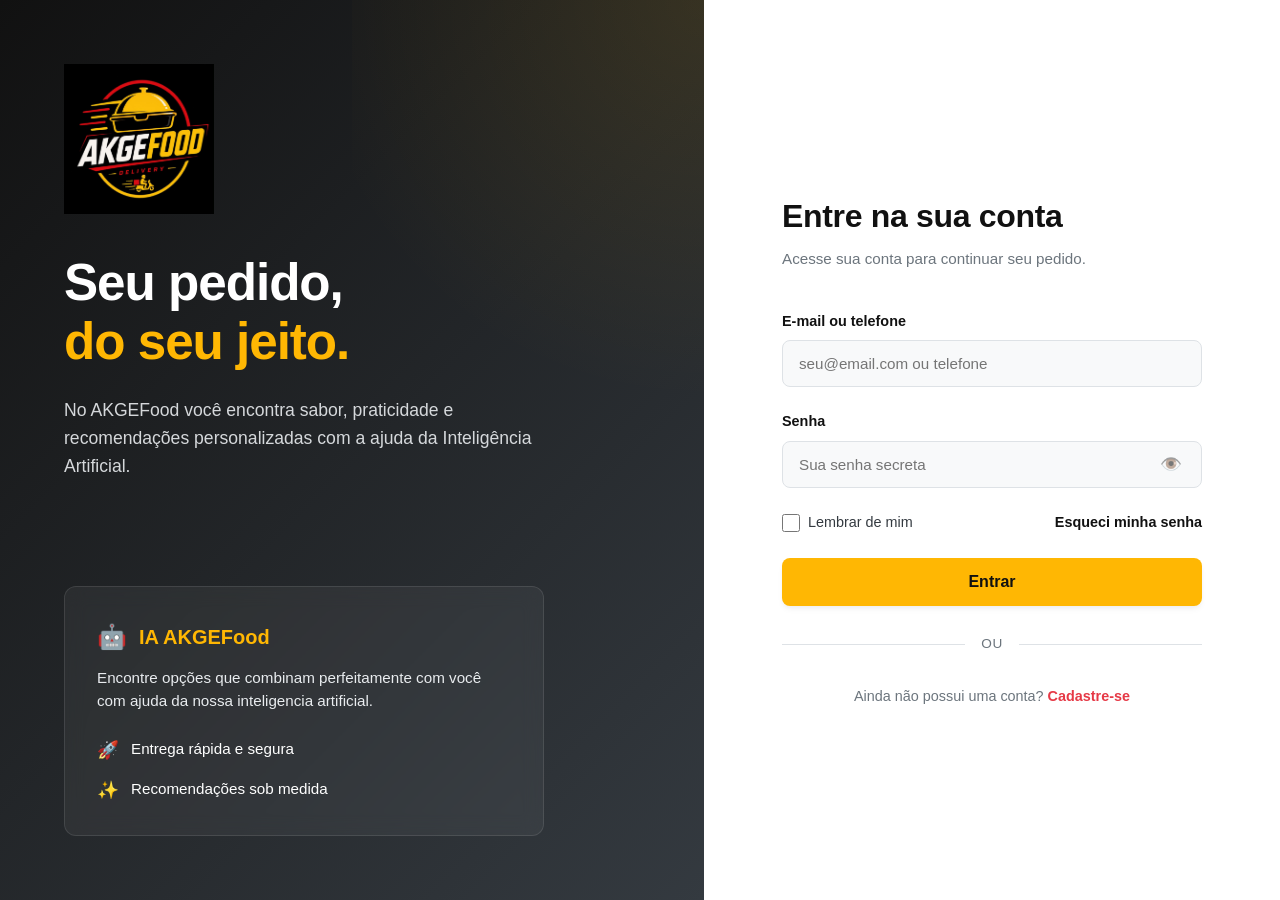
<file: index.html>
<!DOCTYPE html>
<html lang="pt-BR">

<head>
    <meta charset="UTF-8">
    <meta name="viewport" content="width=device-width, initial-scale=1.0">
    <title>AKGEFood - Login</title>
    <link rel="shortcut icon" href="img/logo.jpeg" type="image/x-icon">
    <link rel="stylesheet" href="styles/styles/style.css">
    <script src="js/script.js" defer></script>
</head>

<body>
    <main class="login-container">
        <section class="login-left">
            <div class="brand-container">
                <img src="img/l.jpeg" alt="" class="brand-logo">
                <h1 class="brand-slogan">Seu pedido,<br><span class="highlight">do seu jeito.</span></h1>
                <p class="brand-description">No AKGEFood você encontra sabor, praticidade e recomendações personalizadas
                    com a ajuda da Inteligência Artificial.</p>
            </div>

            <div class="feature-card">
                <div class="feature-header">
                    <span class="feature-icon" aria-hidden="true">🤖</span>
                    <h2>IA AKGEFood</h2>
                </div>
                <p class="feature-text">Encontre opções que combinam perfeitamente com você com ajuda da nossa
                    inteligencia artificial.</p>

                <ul class="benefit-list">
                    <li class="benefit-item">
                        <span class="benefit-icon" aria-hidden="true">🚀</span>
                        <span>Entrega rápida e segura</span>
                    </li>
                    <li class="benefit-item">
                        <span class="benefit-icon" aria-hidden="true">✨</span>
                        <span>Recomendações sob medida</span>
                    </li>
                </ul>
            </div>
        </section>

        <section class="login-right">
            <div class="login-card">
                <div class="login-header">
                    <h2>Entre na sua conta</h2>
                    <p>Acesse sua conta para continuar seu pedido.</p>
                </div>

                <form class="login-form">
                    <div class="form-group">
                        <label for="email-phone">E-mail ou telefone</label>
                        <input type="text" id="email-phone" name="email-phone" placeholder="seu@email.com ou telefone"
                            required>
                    </div>

                    <div class="form-group">
                        <label for="password">Senha</label>
                        <div class="password-wrapper">
                            <input type="password" id="password" name="password" placeholder="Sua senha secreta"
                                required>
                            <button type="button" id="toggle-password" class="toggle-password-btn"
                                aria-label="Mostrar ou ocultar senha">
                                <span class="eye-icon" aria-hidden="true">👁️</span>
                            </button>
                        </div>
                    </div>

                    <div class="form-options">
                        <label class="remember-me">
                            <input type="checkbox" id="remember" name="remember">
                            <span>Lembrar de mim</span>
                        </label>
                        <a href="senha.html" class="forgot-password">Esqueci minha senha</a>
                    </div>

                   <a href="home.html"><button type="submit" class="btn-submit">Entrar</button></a>
                </form>

                <div class="divider">
                    <span>ou</span>
                </div>

                <footer class="login-footer">
                    <p>Ainda não possui uma conta? <a href="cadrasto.html">Cadastre-se</a></p>
                </footer>
            </div>
        </section>
    </main>
</body>

</html>
</file>
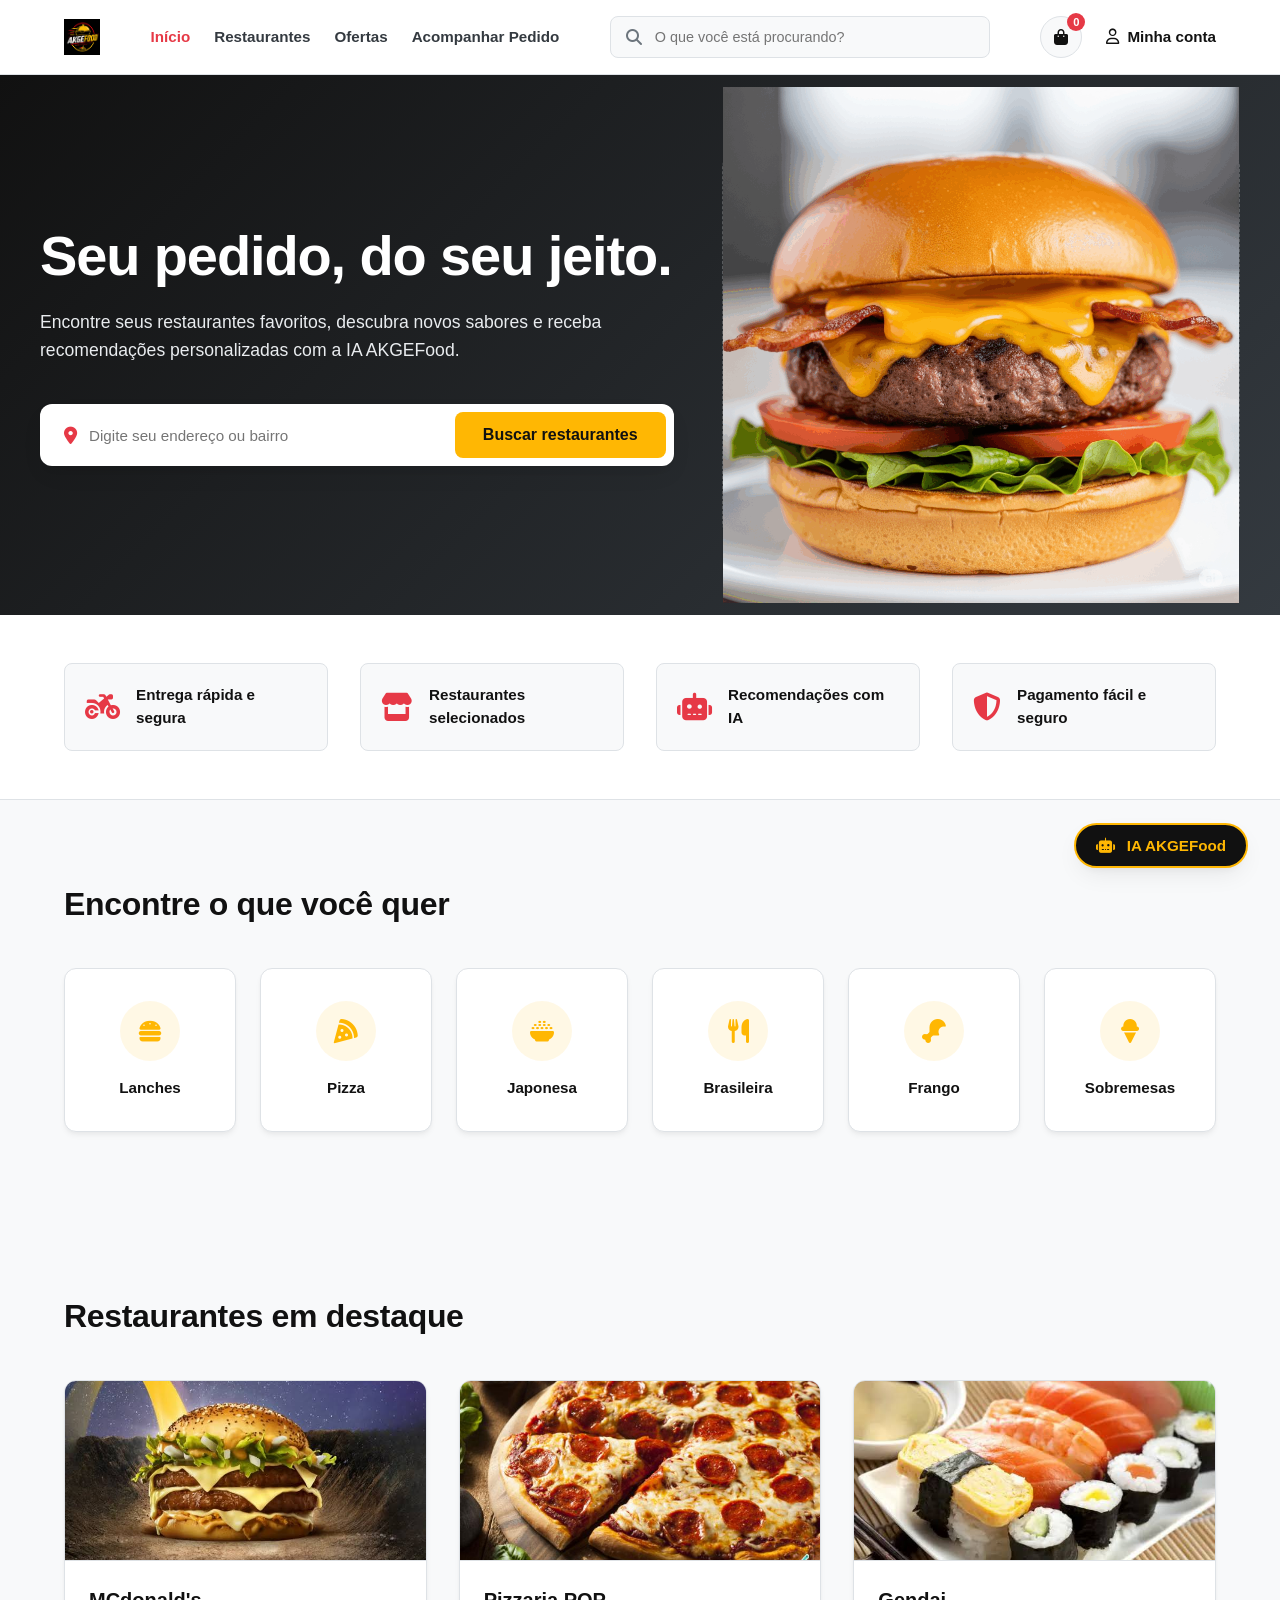
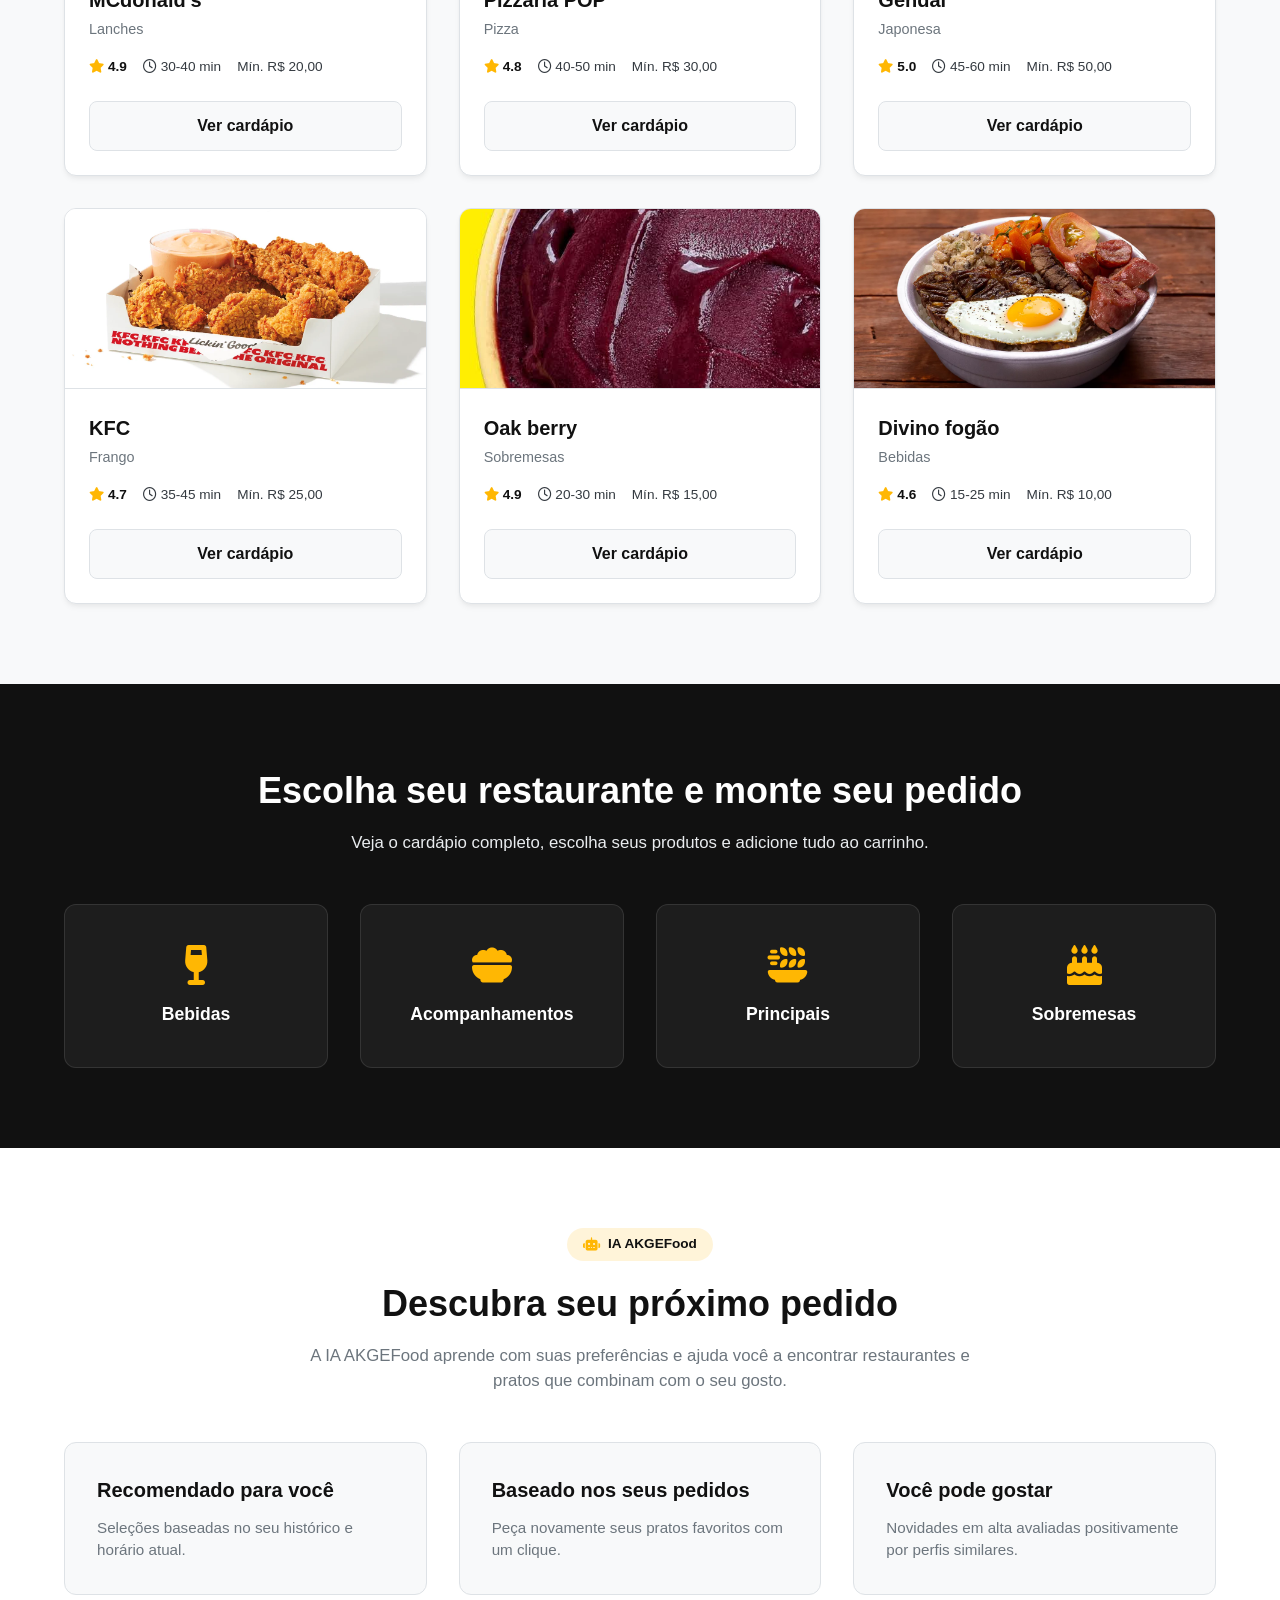
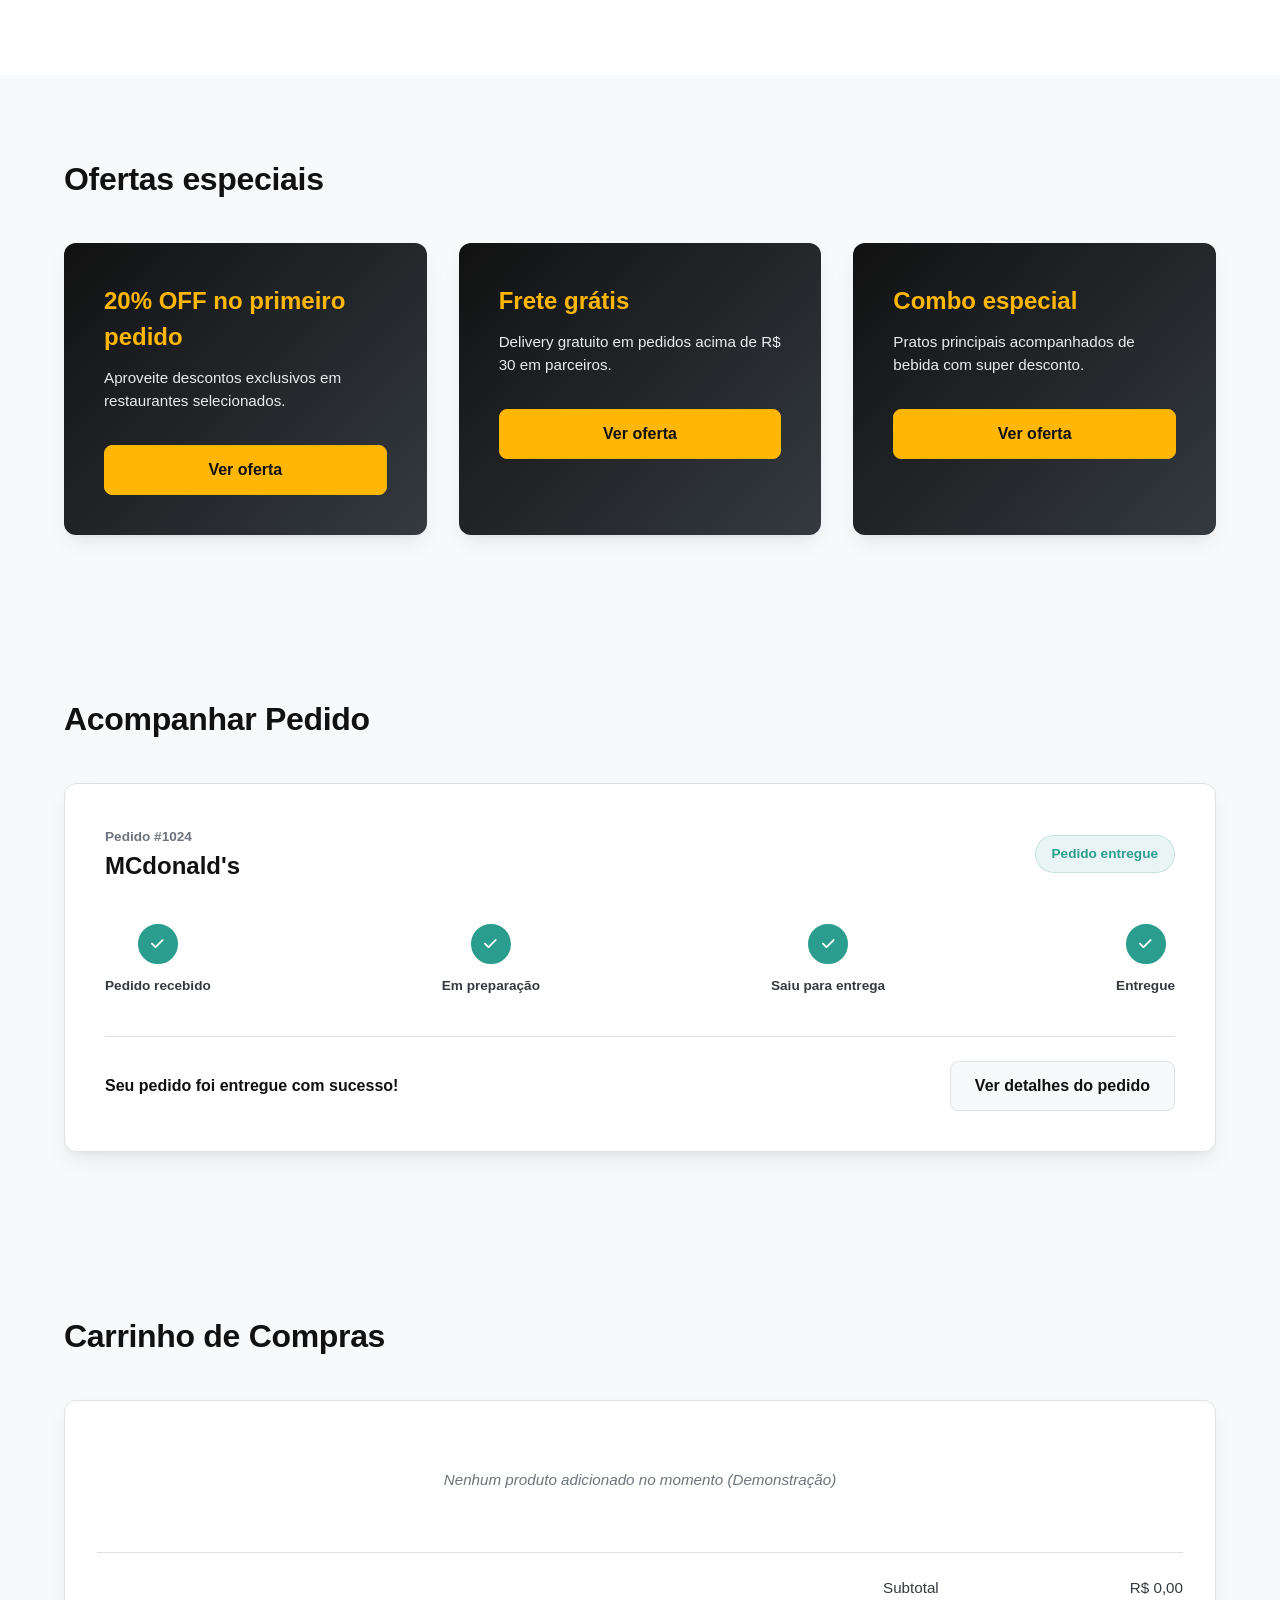
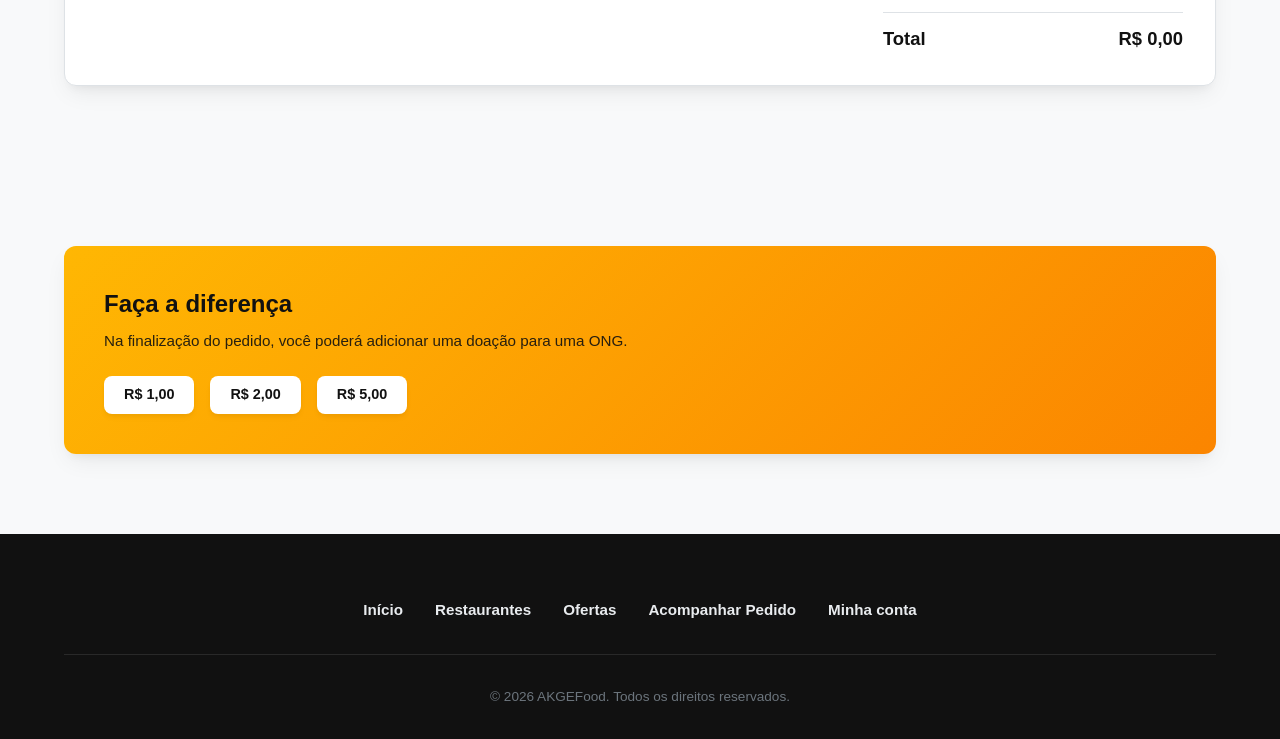
<file: home.html>
<!DOCTYPE html>
<html lang="pt-BR">

<head>
    <meta charset="UTF-8">
    <meta name="viewport" content="width=device-width, initial-scale=1.0">
    <title>AKGEFood - Home</title>
    <link rel="stylesheet" href="https://cdnjs.cloudflare.com/ajax/libs/font-awesome/6.4.0/css/all.min.css">
    <link rel="stylesheet" href="styles/styles/home.css">
    <link rel="shortcut icon" href="img/logo.jpeg" type="image/x-icon">
    <script src="js/home.js" defer></script>
    <script src="js/ia.js"></script>
</head>

<body>
    <header class="header">
        <div class="header-container">
            <a href="" class="logo-link">
                <img src="img/logo.jpeg" alt="Logo AKGEFood" class="brand-logo">
            </a>

            <nav class="nav-menu">
                <ul class="nav-list">
                    <li><a href="" class="nav-link active">Início</a></li>
                    <li><a href="" class="nav-link">Restaurantes</a></li>
                    <li><a href="" class="nav-link">Ofertas</a></li>
                    <li><a href="" class="nav-link">Acompanhar Pedido</a></li>
                </ul>
            </nav>

            <div class="search-box">
                <i class="fa-solid fa-magnifying-glass" aria-hidden="true"></i>
                <input type="text" placeholder="O que você está procurando?" aria-label="Pesquisar">
            </div>

            <div class="header-actions">
                <button type="button" class="cart-btn" aria-label="Carrinho">
                    <i class="fa-solid fa-bag-shopping" aria-hidden="true"></i>
                    <span class="cart-badge">0</span>
                </button>
                <a href="" class="account-link">
                    <i class="fa-regular fa-user" aria-hidden="true"></i>
                    <span>Minha conta</span>
                </a>
            </div>
        </div>
    </header>

    <main class="main-content">
        <section class="hero-section">
            <div class="hero-container">
                <div class="hero-content">
                    <h1 class="hero-title">Seu pedido, do seu jeito.</h1>
                    <p class="hero-text">Encontre seus restaurantes favoritos, descubra novos sabores e receba
                        recomendações personalizadas com a IA AKGEFood.</p>

                    <div class="location-box">
                        <div class="location-input-wrapper">
                            <i class="fa-solid fa-location-dot" aria-hidden="true"></i>
                            <input type="text" placeholder="Digite seu endereço ou bairro"
                                aria-label="Endereço ou bairro">
                        </div>
                        <button type="button" class="btn-submit">Buscar restaurantes</button>
                    </div>
                </div>
                <div class="hero-image-wrapper">
                    <img src="img/Hamburguer-com-Bacon-na-Grelha-1-1024x1024.png" alt="Pratos deliciosos AKGEFood"
                        class="hero-img">
                </div>
            </div>
        </section>

        <section class="benefits-section">
            <div class="container">
                <div class="benefits-grid">
                    <div class="benefit-card">
                        <i class="fa-solid fa-motorcycle" aria-hidden="true"></i>
                        <h3>Entrega rápida e segura</h3>
                    </div>
                    <div class="benefit-card">
                        <i class="fa-solid fa-store" aria-hidden="true"></i>
                        <h3>Restaurantes selecionados</h3>
                    </div>
                    <div class="benefit-card">
                        <i class="fa-solid fa-robot" aria-hidden="true"></i>
                        <h3>Recomendações com IA</h3>
                    </div>
                    <div class="benefit-card">
                        <i class="fa-solid fa-shield-halved" aria-hidden="true"></i>
                        <h3>Pagamento fácil e seguro</h3>
                    </div>
                </div>
            </div>
        </section>

        <section class="categories-section">
            <div class="container">
                <h2 class="section-title">Encontre o que você quer</h2>
                <div class="categories-grid">
                    <a href="" class="category-card">
                        <div class="category-icon"><i class="fa-solid fa-burger" aria-hidden="true"></i></div>
                        <span>Lanches</span>
                    </a>
                    <a href="" class="category-card">
                        <div class="category-icon"><i class="fa-solid fa-pizza-slice" aria-hidden="true"></i></div>
                        <span>Pizza</span>
                    </a>
                    <a href="" class="category-card">
                        <div class="category-icon"><i class="fa-solid fa-bowl-rice" aria-hidden="true"></i></div>
                        <span>Japonesa</span>
                    </a>
                    <a href="" class="category-card">
                        <div class="category-icon"><i class="fa-solid fa-utensils" aria-hidden="true"></i></div>
                        <span>Brasileira</span>
                    </a>
                    <a href="" class="category-card">
                        <div class="category-icon"><i class="fa-solid fa-drumstick-bite" aria-hidden="true"></i></div>
                        <span>Frango</span>
                    </a>
                    <a href="" class="category-card">
                        <div class="category-icon"><i class="fa-solid fa-ice-cream" aria-hidden="true"></i></div>
                        <span>Sobremesas</span>
                    </a>
                </div>
            </div>
        </section>

        <section class="restaurants-section">
            <div class="container">
                <h2 class="section-title">Restaurantes em destaque</h2>
                <div class="restaurants-grid">
                    <article class="restaurant-card">
                        <div class="restaurant-img-wrapper">
                            <img src="img/buig mac 3.jpeg" alt="Burger House" class="restaurant-img">
                        </div>
                        <div class="restaurant-info">
                            <h3>MCdonald's</h3>
                            <p class="restaurant-category">Lanches</p>
                            <div class="restaurant-details">
                                <span class="rating"><i class="fa-solid fa-star" aria-hidden="true"></i> 4.9</span>
                                <span class="delivery-time"><i class="fa-regular fa-clock" aria-hidden="true"></i> 30-40
                                    min</span>
                                <span class="min-order">Mín. R$ 20,00</span>
                            </div>
                            <a href="cardapiomcdonalds.html" class="btn-secondary">Ver cardápio</a>
                        </div>
                    </article>

                    <article class="restaurant-card">
                        <div class="restaurant-img-wrapper">
                            <img src="img/pizza_calabresa_e_mussarela_4389_600.jpg" alt="Pizzaria Top"
                                class="restaurant-img">
                        </div>
                        <div class="restaurant-info">
                            <h3>Pizzaria POP</h3>
                            <p class="restaurant-category">Pizza</p>
                            <div class="restaurant-details">
                                <span class="rating"><i class="fa-solid fa-star" aria-hidden="true"></i> 4.8</span>
                                <span class="delivery-time"><i class="fa-regular fa-clock" aria-hidden="true"></i> 40-50
                                    min</span>
                                <span class="min-order">Mín. R$ 30,00</span>
                            </div>
                            <a href="cardapiodapizza.html" class="btn-secondary">Ver cardápio</a>
                        </div>
                    </article>

                    <article class="restaurant-card">
                        <div class="restaurant-img-wrapper">
                            <img src="img/sushi.jpeg" alt="Sushi Prime" class="restaurant-img">
                        </div>
                        <div class="restaurant-info">
                            <h3>Gendai</h3>
                            <p class="restaurant-category">Japonesa</p>
                            <div class="restaurant-details">
                                <span class="rating"><i class="fa-solid fa-star" aria-hidden="true"></i> 5.0</span>
                                <span class="delivery-time"><i class="fa-regular fa-clock" aria-hidden="true"></i> 45-60
                                    min</span>
                                <span class="min-order">Mín. R$ 50,00</span>
                            </div>
                            <a href="cardapiodogendai.html" class="btn-secondary">Ver cardápio</a>
                        </div>
                    </article>

                    <article class="restaurant-card">
                        <div class="restaurant-img-wrapper">
                            <img src="img/kfc.webp" alt="Frango na Brasa" class="restaurant-img">
                        </div>
                        <div class="restaurant-info">
                            <h3>KFC</h3>
                            <p class="restaurant-category">Frango</p>
                            <div class="restaurant-details">
                                <span class="rating"><i class="fa-solid fa-star" aria-hidden="true"></i> 4.7</span>
                                <span class="delivery-time"><i class="fa-regular fa-clock" aria-hidden="true"></i> 35-45
                                    min</span>
                                <span class="min-order">Mín. R$ 25,00</span>
                            </div>
                            <a href="cardapiodokfc.html" class="btn-secondary">Ver cardápio</a>
                        </div>
                    </article>

                    <article class="restaurant-card">
                        <div class="restaurant-img-wrapper">
                            <img src="img/açai 3.jpeg" alt="Açaí do Vale" class="restaurant-img">
                        </div>
                        <div class="restaurant-info">
                            <h3>Oak berry</h3>
                            <p class="restaurant-category">Sobremesas</p>
                            <div class="restaurant-details">
                                <span class="rating"><i class="fa-solid fa-star" aria-hidden="true"></i> 4.9</span>
                                <span class="delivery-time"><i class="fa-regular fa-clock" aria-hidden="true"></i> 20-30
                                    min</span>
                                <span class="min-order">Mín. R$ 15,00</span>
                            </div>
                            <a href="cardapiooakberry.html" class="btn-secondary">Ver cardápio</a>
                        </div>
                    </article>

                    <article class="restaurant-card">
                        <div class="restaurant-img-wrapper">
                            <img src="img/marmita[.webp" alt="Refresh Drinks" class="restaurant-img">
                        </div>
                        <div class="restaurant-info">
                            <h3>Divino fogão</h3>
                            <p class="restaurant-category">Bebidas</p>
                            <div class="restaurant-details">
                                <span class="rating"><i class="fa-solid fa-star" aria-hidden="true"></i> 4.6</span>
                                <span class="delivery-time"><i class="fa-regular fa-clock" aria-hidden="true"></i> 15-25
                                    min</span>
                                <span class="min-order">Mín. R$ 10,00</span>
                            </div>
                            <a href="cardapiodivinofogao.html" class="btn-secondary">Ver cardápio</a>
                        </div>
                    </article>
                </div>
            </div>
        </section>

        <section class="menu-showcase-section">
            <div class="container">
                <div class="showcase-header">
                    <h2>Escolha seu restaurante e monte seu pedido</h2>
                    <p>Veja o cardápio completo, escolha seus produtos e adicione tudo ao carrinho.</p>
                </div>
                <div class="product-categories-grid">
                    <div class="product-cat-card">
                        <i class="fa-solid fa-wine-glass" aria-hidden="true"></i>
                        <span>Bebidas</span>
                    </div>
                    <div class="product-cat-card">
                        <i class="fa-solid fa-bowl-food" aria-hidden="true"></i>
                        <span>Acompanhamentos</span>
                    </div>
                    <div class="product-cat-card">
                        <i class="fa-solid fa-plate-wheat" aria-hidden="true"></i>
                        <span>Principais</span>
                    </div>
                    <div class="product-cat-card">
                        <i class="fa-solid fa-cake-candles" aria-hidden="true"></i>
                        <span>Sobremesas</span>
                    </div>
                </div>
            </div>
        </section>

        <section class="ai-recommendations-section">
            <div class="container">
                <div class="ai-header">
                    <div class="ai-badge"><i class="fa-solid fa-robot" aria-hidden="true"></i> IA AKGEFood</div>
                    <h2>Descubra seu próximo pedido</h2>
                    <p>A IA AKGEFood aprende com suas preferências e ajuda você a encontrar restaurantes e pratos que
                        combinam com o seu gosto.</p>
                </div>
                <div class="ai-cards-grid">
                    <div class="ai-card">
                        <h3>Recomendado para você</h3>
                        <p>Seleções baseadas no seu histórico e horário atual.</p>
                    </div>
                    <div class="ai-card">
                        <h3>Baseado nos seus pedidos</h3>
                        <p>Peça novamente seus pratos favoritos com um clique.</p>
                    </div>
                    <div class="ai-card">
                        <h3>Você pode gostar</h3>
                        <p>Novidades em alta avaliadas positivamente por perfis similares.</p>
                    </div>
                </div>
            </div>
        </section>

        <section class="offers-section">
            <div class="container">
                <h2 class="section-title">Ofertas especiais</h2>
                <div class="offers-grid">
                    <div class="offer-card">
                        <div class="offer-content">
                            <h3>20% OFF no primeiro pedido</h3>
                            <p>Aproveite descontos exclusivos em restaurantes selecionados.</p>
                            <a href="" class="btn-secondary">Ver oferta</a>
                        </div>
                    </div>
                    <div class="offer-card">
                        <div class="offer-content">
                            <h3>Frete grátis</h3>
                            <p>Delivery gratuito em pedidos acima de R$ 30 em parceiros.</p>
                            <a href="" class="btn-secondary">Ver oferta</a>
                        </div>
                    </div>
                    <div class="offer-card">
                        <div class="offer-content">
                            <h3>Combo especial</h3>
                            <p>Pratos principais acompanhados de bebida com super desconto.</p>
                            <a href="" class="btn-secondary">Ver oferta</a>
                        </div>
                    </div>
                </div>
            </div>
        </section>

        <section class="tracking-simulation-section">
            <div class="container">
                <h2 class="section-title">Acompanhar Pedido</h2>
                <div class="tracking-card">
                    <div class="tracking-header">
                        <div>
                            <span class="order-number">Pedido #1024</span>
                            <h3>MCdonald's</h3>
                        </div>
                        <span class="order-status-badge">Pedido entregue</span>
                    </div>

                    <div class="tracking-timeline">
                        <div class="timeline-step completed">
                            <div class="step-icon"><i class="fa-solid fa-check" aria-hidden="true"></i></div>
                            <span>Pedido recebido</span>
                        </div>
                        <div class="timeline-step completed">
                            <div class="step-icon"><i class="fa-solid fa-check" aria-hidden="true"></i></div>
                            <span>Em preparação</span>
                        </div>
                        <div class="timeline-step completed">
                            <div class="step-icon"><i class="fa-solid fa-check" aria-hidden="true"></i></div>
                            <span>Saiu para entrega</span>
                        </div>
                        <div class="timeline-step completed">
                            <div class="step-icon"><i class="fa-solid fa-check" aria-hidden="true"></i></div>
                            <span>Entregue</span>
                        </div>
                    </div>

                    <div class="tracking-footer">
                        <p>Seu pedido foi entregue com sucesso!</p>
                        <a href="" class="btn-secondary">Ver detalhes do pedido</a>
                    </div>
                </div>
            </div>
        </section>

        <section class="cart-preview-section">
            <div class="container">
                <h2 class="section-title">Carrinho de Compras</h2>
                <div class="cart-container-mock">
                    <div class="cart-items-list">
                        <div class="cart-item-placeholder">
                            <span>Nenhum produto adicionado no momento (Demonstração)</span>
                        </div>
                    </div>
                    <div class="cart-summary">
                        <div class="summary-row">
                            <span>Subtotal</span>
                            <span>R$ 0,00</span>
                        </div>
                        <div class="summary-row total">
                            <span>Total</span>
                            <span>R$ 0,00</span>
                        </div>
                    </div>
                </div>
            </div>
        </section>

        <section class="donation-section">
            <div class="container">
                <div class="donation-card">
                    <div class="donation-content">
                        <h3>Faça a diferença</h3>
                        <p>Na finalização do pedido, você poderá adicionar uma doação para uma ONG.</p>
                        <div class="donation-options-mock">
                            <span class="donation-badge">R$ 1,00</span>
                            <span class="donation-badge">R$ 2,00</span>
                            <span class="donation-badge">R$ 5,00</span>
                        </div>
                    </div>
                </div>
            </div>
        </section>
    </main>

    <footer class="footer">
        <div class="container footer-container">
            <ul class="footer-links">
                <li><a href="">Início</a></li>
                <li><a href="">Restaurantes</a></li>
                <li><a href="">Ofertas</a></li>
                <li><a href="">Acompanhar Pedido</a></li>
                <li><a href="">Minha conta</a></li>
            </ul>
            <div class="footer-copy">
                <p>&copy; 2026 AKGEFood. Todos os direitos reservados.</p>
            </div>
        </div>
    </footer>

    <div class="ai-chat-widget">
        <button type="button" class="ai-chat-toggle-btn" aria-label="Abrir chat da IA AKGEFood">
            <i class="fa-solid fa-robot" aria-hidden="true"></i>
            <span>IA AKGEFood</span>
        </button>

        <div class="ai-chat-window" aria-hidden="true">
            <div class="ai-chat-header">
                <div class="ai-chat-title-group">
                    <i class="fa-solid fa-robot" aria-hidden="true"></i>
                    <div>
                        <h3>IA AKGEFood</h3>
                        <p>Seu assistente de delivery</p>
                    </div>
                </div>
                <div class="ai-chat-header-actions">
                    <button type="button" class="ai-chat-clear-btn" aria-label="Limpar conversa"
                        title="Limpar conversa">
                        <i class="fa-solid fa-trash-can" aria-hidden="true"></i>
                    </button>
                    <button type="button" class="ai-chat-close-btn" aria-label="Fechar chat">
                        <i class="fa-solid fa-xmark" aria-hidden="true"></i>
                    </button>
                </div>
            </div>

            <div class="ai-chat-messages">
                <div class="ai-message bot">
                    <p>Olá! 👋 Sou a IA AKGEFood. Posso ajudar você a encontrar restaurantes, pratos, ofertas ou
                        recomendar algo de acordo com o seu gosto.</p>
                </div>
            </div>

            <div class="ai-chat-input-area">
                <input type="text" class="ai-chat-input" placeholder="Digite sua mensagem..."
                    aria-label="Digite sua mensagem">
                <button type="button" class="ai-chat-send-btn" aria-label="Enviar mensagem">
                    <i class="fa-solid fa-paper-plane" aria-hidden="true"></i>
                </button>
            </div>
        </div>
    </div>
</body>

</html>
</file>
<file: styles/styles/style.css>
@import url(../global.css);

body {
    min-height: 100vh;
    display: flex;
    align-items: center;
    justify-content: center;
    background-color: var(--cor-cinza-claro);
}

.login-container {
    width: 100%;
    min-height: 100vh;
    display: grid;
    grid-template-columns: 1.1fr 0.9fr;
    background-color: var(--cor-branco);
}

.login-left {
    background: linear-gradient(135deg, var(--cor-preto) 0%, var(--cor-cinza-escuro) 100%);
    color: var(--cor-branco);
    padding: 4rem;
    display: flex;
    flex-direction: column;
    justify-content: space-between;
    position: relative;
    overflow: hidden;
}

.login-left::before {
    content: '';
    position: absolute;
    top: -50%;
    right: -50%;
    width: 100%;
    height: 100%;
    background: radial-gradient(circle, rgba(255, 183, 3, 0.1) 0%, transparent 70%);
    pointer-events: none;
}

.brand-container {
    max-width: 480px;
}

.brand-logo {
    height: 48px;
    width: auto;
    margin-bottom: 2.5rem;
}

.brand-logo {
    max-width: 150px; /* Defina o tamanho máximo que preferir */
    height: auto;      /* Mantém a proporção original */
    display: block;
}  

.brand-slogan {
    font-size: 3.2rem;
    font-weight: 800;
    line-height: 1.15;
    margin-bottom: 1.5rem;
    letter-spacing: -0.02em;
}

.brand-slogan .highlight {
    color: var(--cor-amarelo);
    position: relative;
    display: inline-block;
}

.brand-description {
    color: var(--cor-cinza-medio);
    font-size: 1.1rem;
    line-height: 1.6;
    margin-bottom: 3rem;
    opacity: 0.9;
}

.feature-card {
    background-color: rgba(255, 255, 255, 0.05);
    border: 1px solid rgba(255, 255, 255, 0.1);
    border-radius: var(--raio-borda);
    padding: 2rem;
    backdrop-filter: blur(10px);
    max-width: 480px;
}

.feature-header {
    display: flex;
    align-items: center;
    gap: 0.75rem;
    margin-bottom: 0.75rem;
}

.feature-header h2 {
    font-size: 1.25rem;
    font-weight: 700;
    color: var(--cor-amarelo);
}

.feature-icon {
    font-size: 1.5rem;
}

.feature-text {
    color: var(--cor-cinza-medio);
    font-size: 0.95rem;
    margin-bottom: 1.5rem;
}

.benefit-list {
    display: flex;
    flex-direction: column;
    gap: 0.85rem;
}

.benefit-item {
    display: flex;
    align-items: center;
    gap: 0.75rem;
    font-size: 0.95rem;
    color: var(--cor-branco);
    font-weight: 500;
}

.benefit-icon {
    font-size: 1.1rem;
}

.login-right {
    display: flex;
    align-items: center;
    justify-content: center;
    padding: 3rem;
    background-color: var(--cor-branco);
}

.login-card {
    width: 100%;
    max-width: 420px;
}

.login-header {
    margin-bottom: 2.5rem;
}

.login-header h2 {
    font-size: 2rem;
    font-weight: 700;
    color: var(--cor-preto);
    margin-bottom: 0.5rem;
    letter-spacing: -0.01em;
}

.login-header p {
    color: var(--cor-cinza-texto);
    font-size: 0.95rem;
}

.login-form {
    display: flex;
    flex-direction: column;
    gap: 1.5rem;
}

.form-group {
    display: flex;
    flex-direction: column;
    gap: 0.5rem;
}

.form-group label {
    font-size: 0.9rem;
    font-weight: 600;
    color: var(--cor-preto);
}

.form-group input {
    width: 100%;
    padding: 0.875rem 1rem;
    border: 1.5px solid var(--cor-cinza-borda);
    border-radius: var(--raio-borda-sm);
    font-size: 0.95rem;
    background-color: var(--cor-cinza-claro);
    transition: var(--transicao);
}

.form-group input:hover {
    border-color: var(--cor-cinza-texto);
}

.form-group input:focus {
    outline: none;
    border-color: var(--cor-amarelo);
    background-color: var(--cor-branco);
    box-shadow: 0 0 0 4px rgba(255, 183, 3, 0.15);
}

.password-wrapper {
    position: relative;
    display: flex;
    align-items: center;
}

.password-wrapper input {
    padding-right: 3rem;
}

.toggle-password-btn {
    position: absolute;
    right: 1rem;
    background: none;
    border: none;
    cursor: pointer;
    padding: 0.25rem;
    display: flex;
    align-items: center;
    justify-content: center;
    opacity: 0.6;
    transition: var(--transicao-rapida);
}

.toggle-password-btn:hover {
    opacity: 1;
}

.eye-icon {
    font-size: 1.1rem;
}

.form-options {
    display: flex;
    align-items: center;
    justify-content: space-between;
    font-size: 0.9rem;
}

.remember-me {
    display: flex;
    align-items: center;
    gap: 0.5rem;
    cursor: pointer;
    user-select: none;
    color: var(--cor-cinza-escuro);
}

.remember-me input[type="checkbox"] {
    width: 1.125rem;
    height: 1.125rem;
    accent-color: var(--cor-amarelo);
    cursor: pointer;
    border-radius: 4px;
}

.forgot-password {
    color: var(--cor-preto);
    font-weight: 600;
    transition: var(--transicao-rapida);
}

.forgot-password:hover {
    color: var(--cor-vermelho);
    text-decoration: underline;
}

.btn-submit {
    width: 100%;
    padding: 0.95rem;
    background-color: var(--cor-amarelo);
    color: var(--cor-preto);
    font-weight: 700;
    border-radius: var(--raio-borda-sm);
    font-size: 1rem;
    transition: var(--transicao);
    box-shadow: var(--sombra-suave);
}

.btn-submit:hover {
    background-color: var(--cor-amarelo-hover);
    transform: translateY(-1px);
    box-shadow: var(--sombra-card);
}

.btn-submit:active {
    transform: translateY(0);
}

.divider {
    display: flex;
    align-items: center;
    text-align: center;
    margin: 1.75rem 0;
    color: var(--cor-cinza-texto);
    font-size: 0.85rem;
    text-transform: uppercase;
    letter-spacing: 0.05em;
}

.divider::before,
.divider::after {
    content: '';
    flex: 1;
    border-bottom: 1px solid var(--cor-cinza-borda);
}

.divider span {
    padding: 0 1rem;
    background-color: var(--cor-branco);
}

.signup-section {
    width: 100%;
}

.btn-secondary {
    width: 100%;
    padding: 0.95rem;
    background-color: var(--cor-cinza-claro);
    color: var(--cor-preto);
    font-weight: 600;
    border: 1.5px solid var(--cor-cinza-borda);
    border-radius: var(--raio-borda-sm);
    font-size: 1rem;
    transition: var(--transicao);
}

.btn-secondary:hover {
    background-color: var(--cor-cinza-medio);
    border-color: var(--cor-cinza-texto);
}

.login-footer {
    margin-top: 2rem;
    text-align: center;
    font-size: 0.9rem;
    color: var(--cor-cinza-texto);
}

.login-footer a {
    color: var(--cor-vermelho);
    font-weight: 600;
    transition: var(--transicao-rapida);
}

.login-footer a:hover {
    text-decoration: underline;
}

@media (max-width: 968px) {
    .login-container {
        grid-template-columns: 1fr;
    }

    .login-left {
        display: none;
    }

    .login-right {
        padding: 2rem 1.5rem;
    }
}
</file>
<file: styles/styles/home.css>
@import url(../global.css);

body {
    background-color: var(--cor-cinza-claro);
    color: var(--cor-preto);
}

.container {
    max-width: 1200px;
    margin: 0 auto;
    padding: 0 1.5rem;
}

.header {
    background-color: var(--cor-branco);
    border-bottom: 1px solid var(--cor-cinza-borda);
    position: sticky;
    top: 0;
    z-index: 1000;
}

.header-container {
    max-width: 1200px;
    margin: 0 auto;
    padding: 1rem 1.5rem;
    display: flex;
    align-items: center;
    justify-content: space-between;
    gap: 2rem;
}

.brand-logo {
    height: 36px;
    width: auto;
}

.nav-list {
    display: flex;
    gap: 1.5rem;
}

.nav-link {
    font-weight: 600;
    font-size: 0.95rem;
    color: var(--cor-cinza-escuro);
    transition: var(--transicao);
}

.nav-link:hover,
.nav-link.active {
    color: var(--cor-vermelho);
}

.search-box {
    flex: 1;
    max-width: 380px;
    position: relative;
    display: flex;
    align-items: center;
}

.search-box i {
    position: absolute;
    left: 1rem;
    color: var(--cor-cinza-texto);
}

.search-box input {
    width: 100%;
    padding: 0.75rem 1rem 0.75rem 2.75rem;
    background-color: var(--cor-cinza-claro);
    border: 1px solid var(--cor-cinza-borda);
    border-radius: var(--raio-borda-sm);
    font-size: 0.9rem;
    transition: var(--transicao);
}

.search-box input:focus {
    outline: none;
    border-color: var(--cor-amarelo);
    background-color: var(--cor-branco);
    box-shadow: 0 0 0 3px rgba(255, 183, 3, 0.15);
}

.header-actions {
    display: flex;
    align-items: center;
    gap: 1.5rem;
}

.cart-btn {
    position: relative;
    background-color: var(--cor-cinza-claro);
    border: 1px solid var(--cor-cinza-borda);
    width: 42px;
    height: 42px;
    border-radius: 50%;
    display: flex;
    align-items: center;
    justify-content: center;
    color: var(--cor-preto);
    transition: var(--transicao);
}

.cart-btn:hover {
    background-color: var(--cor-amarelo);
    border-color: var(--cor-amarelo);
}

.cart-badge {
    position: absolute;
    top: -4px;
    right: -4px;
    background-color: var(--cor-vermelho);
    color: var(--cor-branco);
    font-size: 0.7rem;
    font-weight: 700;
    width: 18px;
    height: 18px;
    border-radius: 50%;
    display: flex;
    align-items: center;
    justify-content: center;
}

.account-link {
    display: flex;
    align-items: center;
    gap: 0.5rem;
    font-weight: 600;
    font-size: 0.95rem;
    color: var(--cor-preto);
    transition: var(--transicao);
}

.account-link:hover {
    color: var(--cor-vermelho);
}

.hero-section {
    background: linear-gradient(135deg, var(--cor-preto) 0%, var(--cor-cinza-escuro) 100%);
    color: var(--cor-branco);
    padding: 5rem 1.5rem;
}

.hero-container {
    max-width: 1200px;
    margin: 0 auto;
    display: grid;
    grid-template-columns: 1.1fr 0.9fr;
    gap: 3rem;
    align-items: center;
}

.hero-title {
    font-size: 3.5rem;
    font-weight: 800;
    line-height: 1.15;
    margin-bottom: 1.25rem;
    letter-spacing: -0.02em;
}

.hero-text {
    font-size: 1.1rem;
    color: var(--cor-cinza-medio);
    margin-bottom: 2.5rem;
    line-height: 1.6;
}

.location-box {
    background-color: var(--cor-branco);
    padding: 0.5rem;
    border-radius: var(--raio-borda);
    display: flex;
    gap: 0.5rem;
    box-shadow: var(--sombra-card);
}

.location-input-wrapper {
    flex: 1;
    display: flex;
    align-items: center;
    padding-left: 1rem;
    gap: 0.75rem;
}

.location-input-wrapper i {
    color: var(--cor-vermelho);
    font-size: 1.1rem;
}

.location-input-wrapper input {
    width: 100%;
    border: none;
    font-size: 0.95rem;
    outline: none;
    background: transparent;
}

.btn-submit {
    background-color: var(--cor-amarelo);
    color: var(--cor-preto);
    font-weight: 700;
    padding: 0.875rem 1.75rem;
    border-radius: var(--raio-borda-sm);
    transition: var(--transicao);
    border: none;
    cursor: pointer;
}

.btn-submit:hover {
    background-color: var(--cor-amarelo-hover);
}

.hero-image-wrapper {
    width: 100%;
    height: 380px;
    background-color: rgba(255, 255, 255, 0.05);
    border: 1px dashed rgba(255, 255, 255, 0.2);
    border-radius: var(--raio-borda);
    display: flex;
    align-items: center;
    justify-content: center;
}

.benefits-section {
    padding: 3rem 1.5rem;
    background-color: var(--cor-branco);
    border-bottom: 1px solid var(--cor-cinza-borda);
}

.benefits-grid {
    display: grid;
    grid-template-columns: repeat(4, 1fr);
    gap: 2rem;
}

.benefit-card {
    display: flex;
    align-items: center;
    gap: 1rem;
    padding: 1.25rem;
    background-color: var(--cor-cinza-claro);
    border-radius: var(--raio-borda-sm);
    border: 1px solid var(--cor-cinza-borda);
}

.benefit-card i {
    font-size: 1.75rem;
    color: var(--cor-vermelho);
}

.benefit-card h3 {
    font-size: 0.95rem;
    font-weight: 700;
    color: var(--cor-preto);
}

.categories-section,
.restaurants-section,
.menu-showcase-section,
.ai-recommendations-section,
.offers-section,
.tracking-simulation-section,
.cart-preview-section,
.donation-section {
    padding: 5rem 1.5rem;
}

.section-title {
    font-size: 2rem;
    font-weight: 800;
    color: var(--cor-preto);
    margin-bottom: 2.5rem;
    letter-spacing: -0.01em;
}

.categories-grid {
    display: grid;
    grid-template-columns: repeat(6, 1fr);
    gap: 1.5rem;
}

.category-card {
    background-color: var(--cor-branco);
    padding: 2rem 1rem;
    border-radius: var(--raio-borda);
    text-align: center;
    border: 1px solid var(--cor-cinza-borda);
    transition: var(--transicao);
    box-shadow: var(--sombra-suave);
    display: flex;
    flex-direction: column;
    align-items: center;
    gap: 1rem;
}

.category-card:hover {
    border-color: var(--cor-amarelo);
    transform: translateY(-4px);
    box-shadow: var(--sombra-card);
}

.category-icon {
    width: 60px;
    height: 60px;
    background-color: rgba(255, 183, 3, 0.1);
    border-radius: 50%;
    display: flex;
    align-items: center;
    justify-content: center;
    color: var(--cor-amarelo);
    font-size: 1.5rem;
    transition: var(--transicao);
}

.category-card:hover .category-icon {
    background-color: var(--cor-amarelo);
    color: var(--cor-preto);
}

.category-card span {
    font-weight: 700;
    color: var(--cor-preto);
    font-size: 0.95rem;
}

.restaurants-grid {
    display: grid;
    grid-template-columns: repeat(3, 1fr);
    gap: 2rem;
}

.restaurant-card {
    background-color: var(--cor-branco);
    border-radius: var(--raio-borda);
    border: 1px solid var(--cor-cinza-borda);
    overflow: hidden;
    transition: var(--transicao);
    box-shadow: var(--sombra-suave);
    display: flex;
    flex-direction: column;
}

.restaurant-card:hover {
    transform: translateY(-4px);
    box-shadow: var(--sombra-card);
}

.restaurant-img-wrapper {
    height: 180px;
    background-color: var(--cor-cinza-claro);
    border-bottom: 1px solid var(--cor-cinza-borda);
    overflow: hidden;
    position: relative;
}

.restaurant-img {
    width: 100%;
    height: 100%;
    object-fit: cover;
    display: block;
}

.restaurant-info {
    padding: 1.5rem;
    display: flex;
    flex-direction: column;
    flex: 1;
}

.restaurant-info h3 {
    font-size: 1.25rem;
    font-weight: 700;
    color: var(--cor-preto);
    margin-bottom: 0.25rem;
}

.restaurant-category {
    color: var(--cor-cinza-texto);
    font-size: 0.9rem;
    margin-bottom: 1rem;
}

.restaurant-details {
    display: flex;
    align-items: center;
    gap: 1rem;
    font-size: 0.85rem;
    color: var(--cor-cinza-escuro);
    margin-bottom: 1.5rem;
}

.restaurant-details .rating {
    display: flex;
    align-items: center;
    gap: 0.25rem;
    color: var(--cor-preto);
    font-weight: 700;
}

.restaurant-details .rating i {
    color: var(--cor-amarelo);
}

.btn-secondary {
    display: block;
    width: 100%;
    text-align: center;
    padding: 0.75rem;
    background-color: var(--cor-cinza-claro);
    color: var(--cor-preto);
    font-weight: 600;
    border: 1px solid var(--cor-cinza-borda);
    border-radius: var(--raio-borda-sm);
    transition: var(--transicao);
    margin-top: auto;
    cursor: pointer;
}

.btn-secondary:hover {
    background-color: var(--cor-preto);
    color: var(--cor-branco);
    border-color: var(--cor-preto);
}

.menu-showcase-section {
    background-color: var(--cor-preto);
    color: var(--cor-branco);
    text-align: center;
}

.showcase-header h2 {
    font-size: 2.25rem;
    font-weight: 800;
    margin-bottom: 0.75rem;
    color: var(--cor-branco);
}

.showcase-header p {
    color: var(--cor-cinza-medio);
    font-size: 1.05rem;
    margin-bottom: 3rem;
}

.product-categories-grid {
    display: grid;
    grid-template-columns: repeat(4, 1fr);
    gap: 2rem;
}

.product-cat-card {
    background-color: rgba(255, 255, 255, 0.05);
    border: 1px solid rgba(255, 255, 255, 0.1);
    padding: 2.5rem 1.5rem;
    border-radius: var(--raio-borda);
    display: flex;
    flex-direction: column;
    align-items: center;
    gap: 1rem;
    transition: var(--transicao);
}

.product-cat-card:hover {
    border-color: var(--cor-amarelo);
    background-color: rgba(255, 183, 3, 0.05);
}

.product-cat-card i {
    font-size: 2.5rem;
    color: var(--cor-amarelo);
}

.product-cat-card span {
    font-size: 1.1rem;
    font-weight: 700;
}

.ai-recommendations-section {
    background-color: var(--cor-branco);
}

.ai-header {
    text-align: center;
    max-width: 700px;
    margin: 0 auto 3rem auto;
}

.ai-badge {
    display: inline-flex;
    align-items: center;
    gap: 0.5rem;
    background-color: rgba(255, 183, 3, 0.15);
    color: var(--cor-preto);
    font-weight: 700;
    font-size: 0.85rem;
    padding: 0.4rem 1rem;
    border-radius: 50px;
    margin-bottom: 1rem;
}

.ai-badge i {
    color: var(--cor-amarelo);
}

.ai-header h2 {
    font-size: 2.25rem;
    font-weight: 800;
    margin-bottom: 0.75rem;
}

.ai-header p {
    color: var(--cor-cinza-texto);
    font-size: 1.05rem;
}

.ai-cards-grid {
    display: grid;
    grid-template-columns: repeat(3, 1fr);
    gap: 2rem;
}

.ai-card {
    background-color: var(--cor-cinza-claro);
    border: 1px solid var(--cor-cinza-borda);
    padding: 2rem;
    border-radius: var(--raio-borda);
    transition: var(--transicao);
}

.ai-card:hover {
    border-color: var(--cor-amarelo);
    box-shadow: var(--sombra-card);
}

.ai-card h3 {
    font-size: 1.25rem;
    font-weight: 700;
    color: var(--cor-preto);
    margin-bottom: 0.75rem;
}

.ai-card p {
    color: var(--cor-cinza-texto);
    font-size: 0.95rem;
    line-height: 1.5;
}

.offers-grid {
    display: grid;
    grid-template-columns: repeat(3, 1fr);
    gap: 2rem;
}

.offer-card {
    background: linear-gradient(135deg, var(--cor-preto) 0%, var(--cor-cinza-escuro) 100%);
    border-radius: var(--raio-borda);
    padding: 2.5rem;
    color: var(--cor-branco);
    position: relative;
    overflow: hidden;
    box-shadow: var(--sombra-card);
}

.offer-content h3 {
    font-size: 1.5rem;
    font-weight: 800;
    color: var(--cor-amarelo);
    margin-bottom: 0.75rem;
}

.offer-content p {
    color: var(--cor-cinza-medio);
    font-size: 0.95rem;
    margin-bottom: 2rem;
    line-height: 1.5;
}

.offer-content .btn-secondary {
    background-color: var(--cor-amarelo);
    color: var(--cor-preto);
    border-color: var(--cor-amarelo);
    font-weight: 700;
}

.offer-content .btn-secondary:hover {
    background-color: var(--cor-amarelo-hover);
    border-color: var(--cor-amarelo-hover);
}

.tracking-card {
    background-color: var(--cor-branco);
    border: 1px solid var(--cor-cinza-borda);
    border-radius: var(--raio-borda);
    padding: 2.5rem;
    box-shadow: var(--sombra-card);
}

.tracking-header {
    display: flex;
    justify-content: space-between;
    align-items: center;
    margin-bottom: 2.5rem;
}

.order-number {
    font-size: 0.85rem;
    color: var(--cor-cinza-texto);
    font-weight: 600;
}

.tracking-header h3 {
    font-size: 1.5rem;
    font-weight: 800;
    color: var(--cor-preto);
}

.order-status-badge {
    background-color: rgba(42, 157, 143, 0.1);
    color: var(--cor-sucesso);
    font-weight: 700;
    font-size: 0.85rem;
    padding: 0.5rem 1rem;
    border-radius: 50px;
    border: 1px solid rgba(42, 157, 143, 0.2);
}

.tracking-timeline {
    display: flex;
    justify-content: space-between;
    position: relative;
    margin-bottom: 2.5rem;
}

.timeline-step {
    display: flex;
    flex-direction: column;
    align-items: center;
    gap: 0.75rem;
    position: relative;
    z-index: 2;
}

.step-icon {
    width: 40px;
    height: 40px;
    background-color: var(--cor-cinza-claro);
    border: 2px solid var(--cor-cinza-borda);
    border-radius: 50%;
    display: flex;
    align-items: center;
    justify-content: center;
    color: var(--cor-cinza-texto);
    font-size: 0.9rem;
}

.timeline-step.completed .step-icon {
    background-color: var(--cor-sucesso);
    border-color: var(--cor-sucesso);
    color: var(--cor-branco);
}

.timeline-step span {
    font-size: 0.85rem;
    font-weight: 600;
    color: var(--cor-cinza-escuro);
}

.tracking-footer {
    display: flex;
    justify-content: space-between;
    align-items: center;
    padding-top: 1.5rem;
    border-top: 1px solid var(--cor-cinza-borda);
}

.tracking-footer p {
    font-weight: 600;
    color: var(--cor-preto);
}

.tracking-footer .btn-secondary {
    width: auto;
    padding: 0.75rem 1.5rem;
}

.cart-container-mock {
    background-color: var(--cor-branco);
    border: 1px solid var(--cor-cinza-borda);
    border-radius: var(--raio-borda);
    padding: 2rem;
    box-shadow: var(--sombra-card);
}

.cart-items-list {
    min-height: 120px;
    display: flex;
    align-items: center;
    justify-content: center;
    border-bottom: 1px solid var(--cor-cinza-borda);
    margin-bottom: 1.5rem;
    padding-bottom: 1.5rem;
}

.cart-item-placeholder {
    color: var(--cor-cinza-texto);
    font-size: 0.95rem;
    font-style: italic;
}

.cart-summary {
    display: flex;
    flex-direction: column;
    gap: 0.75rem;
    max-width: 300px;
    margin-left: auto;
}

.summary-row {
    display: flex;
    justify-content: space-between;
    font-size: 0.95rem;
    color: var(--cor-cinza-escuro);
}

.summary-row.total {
    font-size: 1.15rem;
    font-weight: 800;
    color: var(--cor-preto);
    padding-top: 0.75rem;
    border-top: 1px solid var(--cor-cinza-borda);
}

.donation-card {
    background: linear-gradient(135deg, var(--cor-amarelo) 0%, #fb8500 100%);
    border-radius: var(--raio-borda);
    padding: 2.5rem;
    color: var(--cor-preto);
    box-shadow: var(--sombra-card);
}

.donation-content h3 {
    font-size: 1.5rem;
    font-weight: 800;
    margin-bottom: 0.5rem;
}

.donation-content p {
    font-size: 0.95rem;
    margin-bottom: 1.5rem;
    opacity: 0.9;
}

.donation-options-mock {
    display: flex;
    gap: 1rem;
}

.donation-badge {
    background-color: var(--cor-branco);
    padding: 0.5rem 1.25rem;
    border-radius: var(--raio-borda-sm);
    font-weight: 700;
    font-size: 0.9rem;
    box-shadow: var(--sombra-suave);
    cursor: pointer;
}

.ai-chat-widget {
    position: fixed;
    bottom: 2rem;
    right: 2rem;
    z-index: 1050;
}

.ai-chat-toggle-btn {
    background-color: var(--cor-preto);
    color: var(--cor-amarelo);
    border: 2px solid var(--cor-amarelo);
    padding: 0.75rem 1.25rem;
    border-radius: 50px;
    display: flex;
    align-items: center;
    gap: 0.75rem;
    font-weight: 700;
    font-size: 0.95rem;
    cursor: pointer;
    box-shadow: var(--sombra-card);
    transition: var(--transicao);
}

.ai-chat-toggle-btn:hover {
    background-color: var(--cor-amarelo);
    color: var(--cor-preto);
    transform: translateY(-2px);
}

.ai-chat-window {
    position: absolute;
    bottom: 4rem;
    right: 0;
    width: 360px;
    height: 480px;
    background-color: var(--cor-branco);
    border: 1px solid var(--cor-cinza-borda);
    border-radius: var(--raio-borda);
    box-shadow: var(--sombra-card);
    display: none;
    flex-direction: column;
    overflow: hidden;
    z-index: 1060;
}

.ai-chat-window:not([aria-hidden="true"]) {
    display: flex;
}

.ai-chat-header {
    background-color: var(--cor-preto);
    color: var(--cor-branco);
    padding: 1rem;
    display: flex;
    align-items: center;
    justify-content: space-between;
}

.ai-chat-title-group {
    display: flex;
    align-items: center;
    gap: 0.75rem;
}

.ai-chat-title-group i {
    font-size: 1.5rem;
    color: var(--cor-amarelo);
}

.ai-chat-title-group h3 {
    font-size: 1rem;
    font-weight: 700;
    color: var(--cor-branco);
}

.ai-chat-title-group p {
    font-size: 0.75rem;
    color: var(--cor-cinza-medio);
}

.ai-chat-header-actions {
    display: flex;
    align-items: center;
    gap: 0.5rem;
}

.ai-chat-clear-btn,
.ai-chat-close-btn {
    background: none;
    border: none;
    color: var(--cor-cinza-medio);
    cursor: pointer;
    font-size: 1rem;
    padding: 0.25rem;
    transition: var(--transicao-rapida);
}

.ai-chat-clear-btn:hover,
.ai-chat-close-btn:hover {
    color: var(--cor-amarelo);
}

.ai-chat-messages {
    flex: 1;
    padding: 1rem;
    overflow-y: auto;
    display: flex;
    flex-direction: column;
    gap: 1rem;
    background-color: var(--cor-cinza-claro);
}

.ai-message {
    max-width: 85%;
    padding: 0.75rem 1rem;
    border-radius: var(--raio-borda-sm);
    font-size: 0.9rem;
    line-height: 1.4;
}

.ai-message.bot {
    background-color: var(--cor-branco);
    color: var(--cor-preto);
    border: 1px solid var(--cor-cinza-borda);
    align-self: flex-start;
}

.ai-message.user {
    background-color: var(--cor-amarelo);
    color: var(--cor-preto);
    align-self: flex-end;
    font-weight: 500;
}

.ai-chat-input-area {
    padding: 0.75rem;
    background-color: var(--cor-branco);
    border-top: 1px solid var(--cor-cinza-borda);
    display: flex;
    gap: 0.5rem;
}

.ai-chat-input {
    flex: 1;
    padding: 0.65rem 0.875rem;
    border: 1px solid var(--cor-cinza-borda);
    border-radius: var(--raio-borda-sm);
    font-size: 0.9rem;
    outline: none;
    background-color: var(--cor-cinza-claro);
    transition: var(--transicao);
}

.ai-chat-input:focus {
    border-color: var(--cor-amarelo);
    background-color: var(--cor-branco);
}

.ai-chat-send-btn {
    background-color: var(--cor-preto);
    color: var(--cor-amarelo);
    border: none;
    width: 40px;
    height: 40px;
    border-radius: var(--raio-borda-sm);
    display: flex;
    align-items: center;
    justify-content: center;
    cursor: pointer;
    transition: var(--transicao);
}

.ai-chat-send-btn:hover {
    background-color: var(--cor-amarelo);
    color: var(--cor-preto);
}

.footer {
    background-color: var(--cor-preto);
    color: var(--cor-branco);
    padding: 4rem 1.5rem 2rem 1.5rem;
}

.footer-container {
    display: flex;
    flex-direction: column;
    align-items: center;
    text-align: center;
    gap: 2rem;
}

.footer-brand .brand-logo {
    filter: brightness(0) invert(1);
    margin-bottom: 0.5rem;
}

.footer-brand p {
    color: var(--cor-cinza-medio);
    font-size: 0.9rem;
}

.footer-links {
    display: flex;
    gap: 2rem;
}

.footer-links a {
    color: var(--cor-cinza-medio);
    font-weight: 600;
    font-size: 0.95rem;
    transition: var(--transicao);
}

.footer-links a:hover {
    color: var(--cor-amarelo);
}

.footer-copy {
    border-top: 1px solid rgba(255, 255, 255, 0.1);
    width: 100%;
    padding-top: 2rem;
    color: var(--cor-cinza-texto);
    font-size: 0.85rem;
}

.akge-modal-overlay {
    position: fixed;
    top: 0;
    left: 0;
    width: 100%;
    height: 100%;
    background-color: rgba(0, 0, 0, 0.7);
    z-index: 9999;
    display: flex;
    align-items: center;
    justify-content: center;
    opacity: 0;
    visibility: hidden;
    transition: opacity 0.3s ease, visibility 0.3s ease;
}

.akge-modal-overlay.active {
    opacity: 1;
    visibility: visible;
}

.akge-modal-box {
    background-color: #121212;
    border: 2px solid #ffb703;
    border-radius: 12px;
    padding: 24px;
    width: 90%;
    max-width: 400px;
    box-shadow: 0 10px 30px rgba(0, 0, 0, 0.5);
    color: #ffffff;
    text-align: center;
    transform: translateY(-20px);
    transition: transform 0.3s ease;
}

.akge-modal-overlay.active .akge-modal-box {
    transform: translateY(0);
}

.akge-modal-title {
    font-size: 20px;
    font-weight: 700;
    color: #ffb703;
    margin-bottom: 12px;
}

.akge-modal-text {
    font-size: 14px;
    color: #e0e0e0;
    margin-bottom: 24px;
    line-height: 1.5;
}

.akge-modal-btn {
    background-color: #e63946;
    color: #ffffff;
    border: none;
    padding: 10px 24px;
    font-size: 14px;
    font-weight: 700;
    border-radius: 8px;
    cursor: pointer;
    transition: background-color 0.2s ease, transform 0.1s ease;
}

.akge-modal-btn:hover {
    background-color: #d62839;
    transform: scale(1.02);
}

@media (max-width: 480px) {
    .akge-modal-box {
        width: 95%;
        padding: 20px;
    }
}

@media (max-width: 968px) {
    .nav-menu,
    .search-box {
        display: none;
    }

    .hero-container,
    .benefits-grid,
    .categories-grid,
    .restaurants-grid,
    .product-categories-grid,
    .ai-cards-grid,
    .offers-grid {
        grid-template-columns: 1fr;
    }

    .hero-title {
        font-size: 2.5rem;
    }

    .tracking-timeline {
        flex-direction: column;
        gap: 1.5rem;
        align-items: flex-start;
    }

    .ai-chat-window {
        width: 300px;
        right: -1rem;
    }
}
</file>
